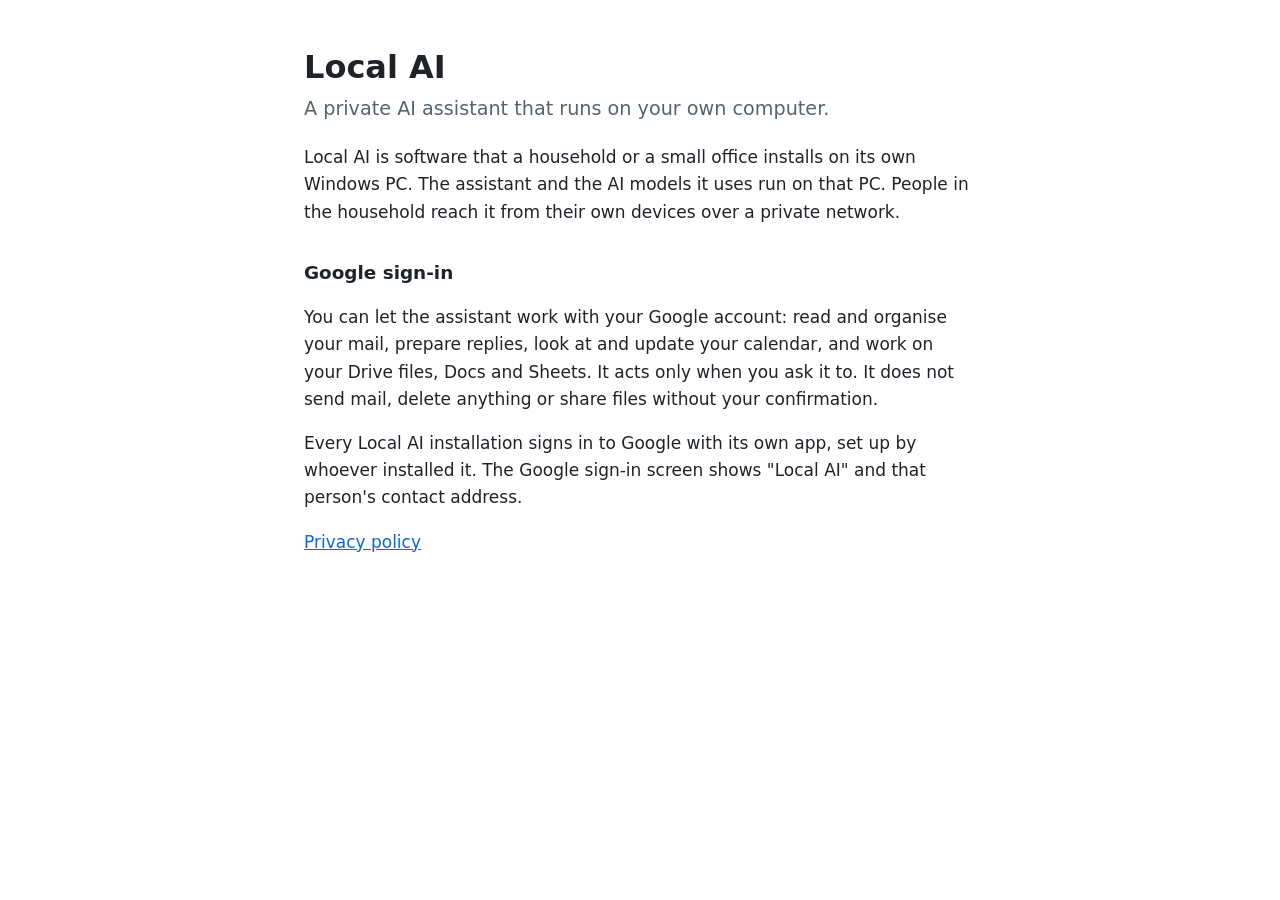
<file: index.html>
<!doctype html>
<html lang="en">
<head>
<meta charset="utf-8">
<meta name="viewport" content="width=device-width, initial-scale=1">
<title>Local AI</title>
<link rel="stylesheet" href="style.css">
</head>
<body>
<main>
  <h1>Local AI</h1>
  <p class="lead">A private AI assistant that runs on your own computer.</p>

  <p>Local AI is software that a household or a small office installs on its own Windows PC. The assistant and the
  AI models it uses run on that PC. People in the household reach it from their own devices over a private network.</p>

  <h2>Google sign-in</h2>
  <p>You can let the assistant work with your Google account: read and organise your mail, prepare replies, look at
  and update your calendar, and work on your Drive files, Docs and Sheets. It acts only when you ask it to. It
  does not send mail, delete anything or share files without your confirmation.</p>
  <p>Every Local AI installation signs in to Google with its own app, set up by whoever installed it. The Google
  sign-in screen shows "Local AI" and that person's contact address.</p>

  <p><a href="privacy.html">Privacy policy</a></p>
</main>
</body>
</html>
</file>
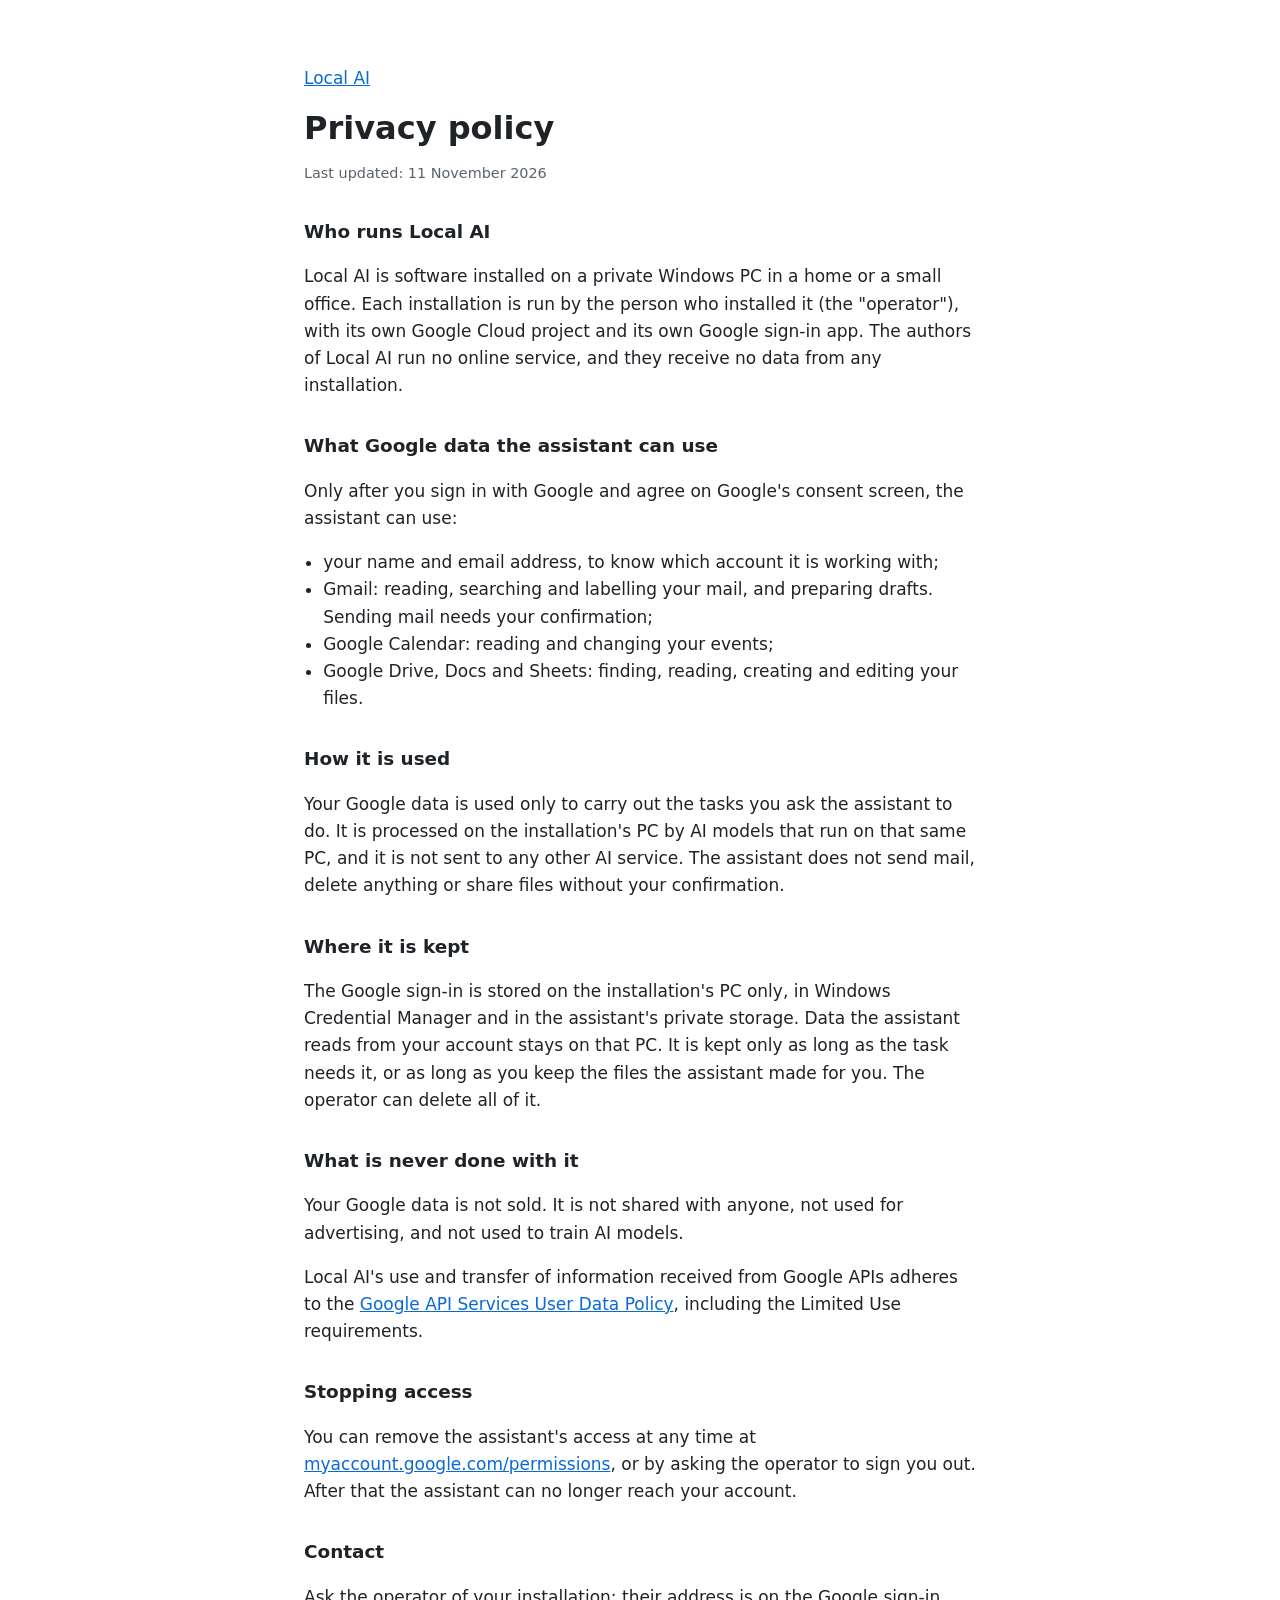
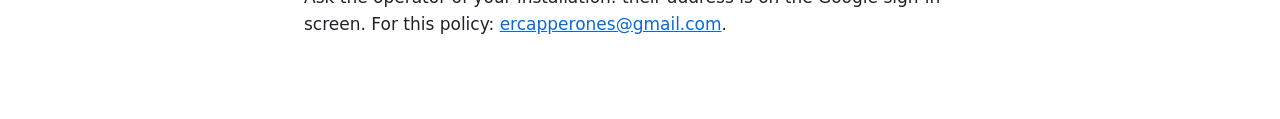
<file: privacy.html>
<!doctype html>
<html lang="en">
<head>
<meta charset="utf-8">
<meta name="viewport" content="width=device-width, initial-scale=1">
<title>Local AI privacy policy</title>
<link rel="stylesheet" href="style.css">
</head>
<body>
<main>
  <p><a href="./">Local AI</a></p>
  <h1>Privacy policy</h1>
  <p class="meta">Last updated: 11 November 2026</p>

  <h2>Who runs Local AI</h2>
  <p>Local AI is software installed on a private Windows PC in a home or a small office. Each installation is run by
  the person who installed it (the "operator"), with its own Google Cloud project and its own Google sign-in app.
  The authors of Local AI run no online service, and they receive no data from any installation.</p>

  <h2>What Google data the assistant can use</h2>
  <p>Only after you sign in with Google and agree on Google's consent screen, the assistant can use:</p>
  <ul>
    <li>your name and email address, to know which account it is working with;</li>
    <li>Gmail: reading, searching and labelling your mail, and preparing drafts. Sending mail needs your confirmation;</li>
    <li>Google Calendar: reading and changing your events;</li>
    <li>Google Drive, Docs and Sheets: finding, reading, creating and editing your files.</li>
  </ul>

  <h2>How it is used</h2>
  <p>Your Google data is used only to carry out the tasks you ask the assistant to do. It is processed on the
  installation's PC by AI models that run on that same PC, and it is not sent to any other AI service. The assistant
  does not send mail, delete anything or share files without your confirmation.</p>

  <h2>Where it is kept</h2>
  <p>The Google sign-in is stored on the installation's PC only, in Windows Credential Manager and in the
  assistant's private storage. Data the assistant reads from your account stays on that PC. It is kept only as long
  as the task needs it, or as long as you keep the files the assistant made for you. The operator can delete all of
  it.</p>

  <h2>What is never done with it</h2>
  <p>Your Google data is not sold. It is not shared with anyone, not used for advertising, and not used to train AI
  models.</p>
  <p>Local AI's use and transfer of information received from Google APIs adheres to the
  <a href="https://developers.google.com/terms/api-services-user-data-policy">Google API Services User Data Policy</a>,
  including the Limited Use requirements.</p>

  <h2>Stopping access</h2>
  <p>You can remove the assistant's access at any time at
  <a href="https://myaccount.google.com/permissions">myaccount.google.com/permissions</a>, or by asking the operator to sign
  you out. After that the assistant can no longer reach your account.</p>

  <h2>Contact</h2>
  <p>Ask the operator of your installation: their address is on the Google sign-in screen. For this policy:
  <a href="mailto:ercapperones@gmail.com">ercapperones@gmail.com</a>.</p>
</main>
</body>
</html>
</file>
<file: style.css>
:root { --bg: #ffffff; --fg: #1f2328; --muted: #59636e; --link: #0969da; color-scheme: light dark; }
@media (prefers-color-scheme: dark) { :root { --bg: #0d1117; --fg: #e6edf3; --muted: #9198a1; --link: #4493f8; } }
body { margin: 0; background: var(--bg); color: var(--fg); font: 17px/1.6 system-ui, -apple-system, "Segoe UI", sans-serif; }
main { max-width: 42rem; margin: 0 auto; padding: 3rem 16px 4rem; }
h1 { font-size: 2rem; line-height: 1.2; margin: 0 0 .5rem; }
h2 { font-size: 1.15rem; margin: 2rem 0 .5rem; }
.lead { font-size: 1.2rem; color: var(--muted); margin-top: 0; }
.meta { color: var(--muted); font-size: .9rem; }
a { color: var(--link); }
ul { padding-left: 1.2rem; }
</file>
